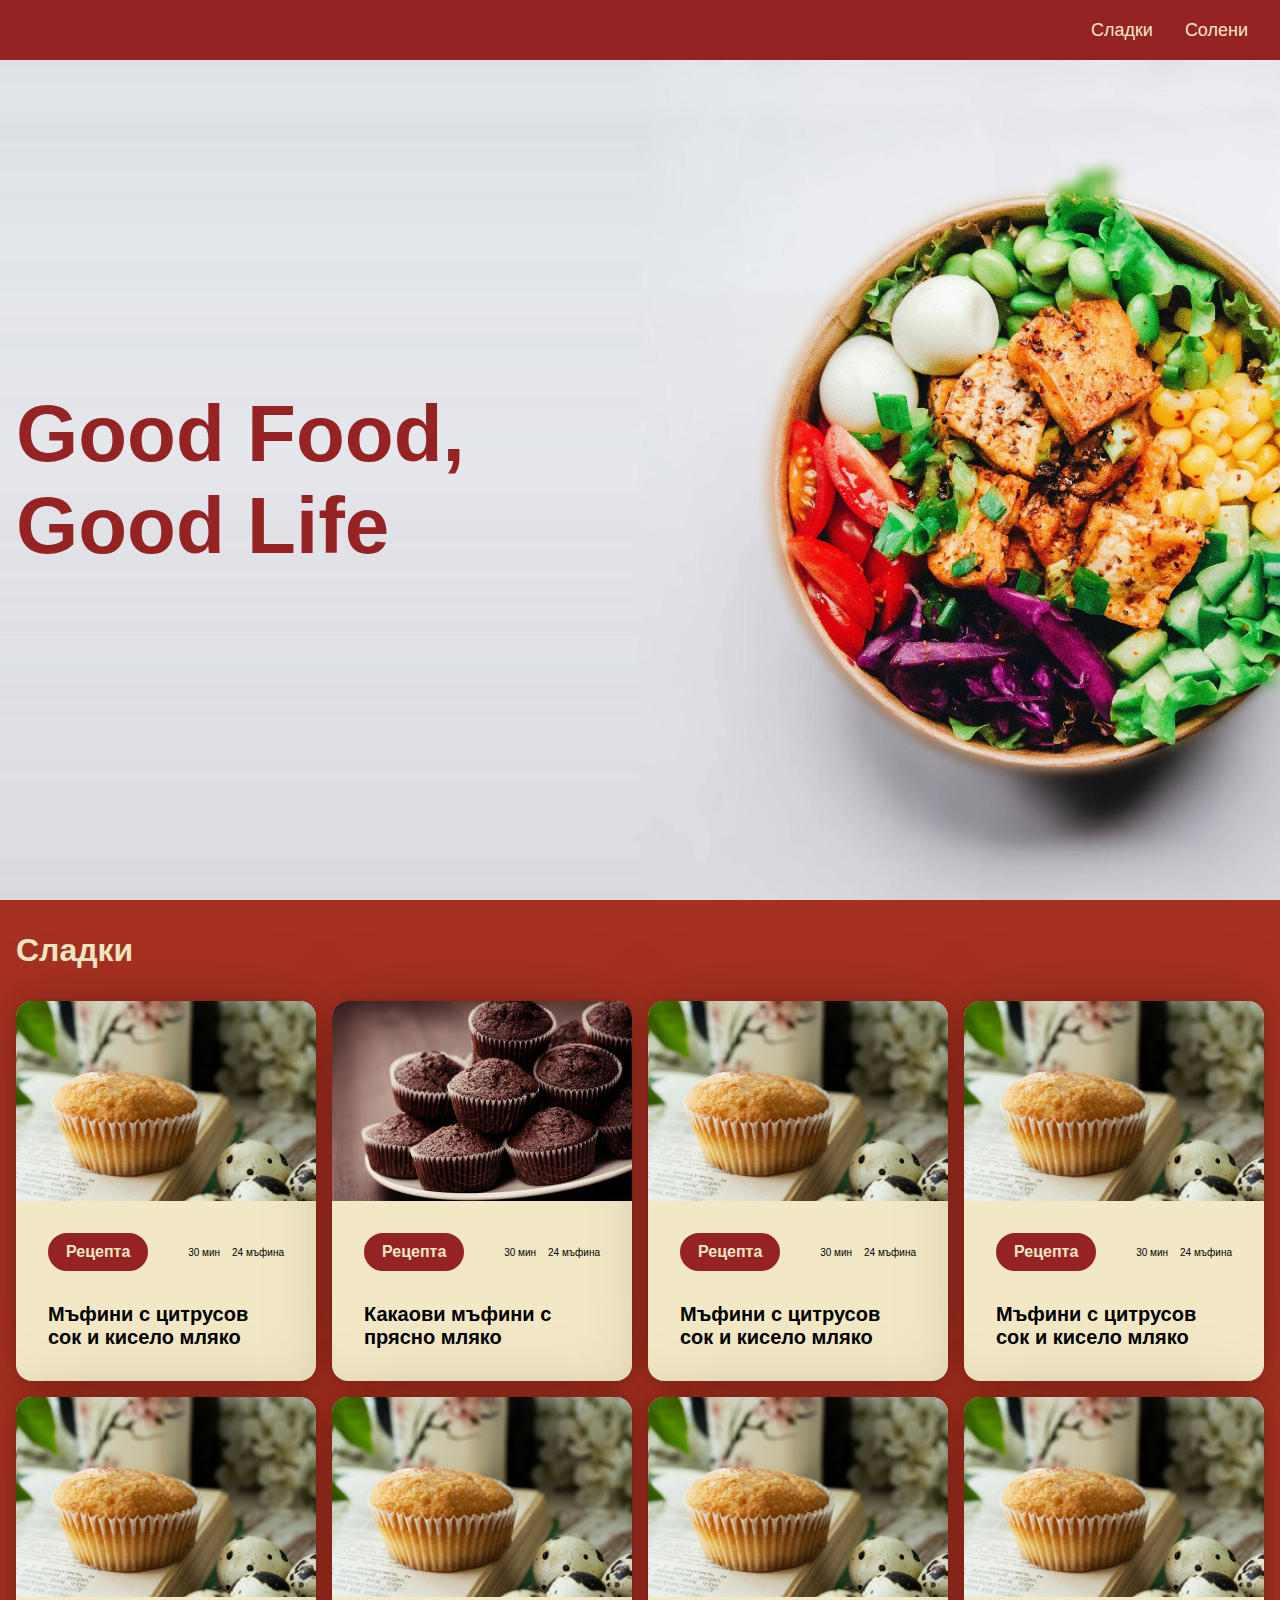
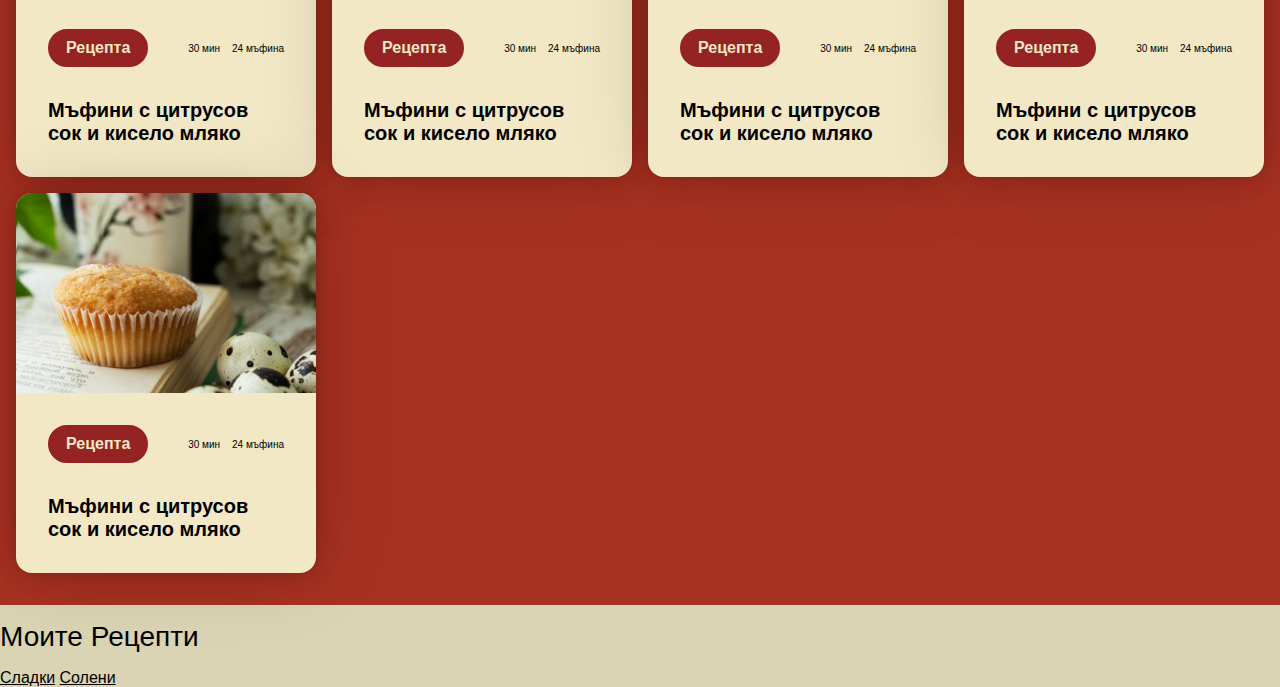
<file: index.html>
<!DOCTYPE html>
<html lang="en">
  <head>
    <meta charset="UTF-8" />
    <meta name="viewport" content="width=device-width, initial-scale=1.0" />
    <title>Моите рецепти</title>
    <link rel="stylesheet" href="style.css" />
    <link
      rel="stylesheet"
      href="https://cdnjs.cloudflare.com/ajax/libs/font-awesome/6.5.1/css/all.min.css"
      integrity="sha512-DTOQO9RWCH3ppGqcWaEA1BIZOC6xxalwEsw9c2QQeAIftl+Vegovlnee1c9QX4TctnWMn13TZye+giMm8e2LwA=="
      crossorigin="anonymous"
      referrerpolicy="no-referrer"
    />
  </head>
  <body>
    <header>
      <i class="logo fa-solid fa-utensils"></i>
      <nav class="header__nav">
        <a href="#sweet" class="nav-link">Сладки</a>
        <a href="#savory" class="nav-link">Солени</a>
      </nav>
    </header>

    <main>
      <section class="hero">
        <h1>Good Food,<br />Good Life</h1>
        <a href="#sweet" class="hero__icon fa-solid fa-angle-down"></a>
      </section>
      <section id="sweet">
        <div class="sweet">
          <h2 class="section__title">Сладки</h2>
          <div class="recipes-grid">
            <div class="recipe-card">
              <img class="recipe-card__img" src="images/muffins.jpg"" />
              <!-- <span>Photo by <a href="https://unsplash.com/@yanutkaa1?utm_content=creditCopyText&utm_medium=referral&utm_source=unsplash">Yana Gorbunova</a> on <a href="https://unsplash.com/photos/brown-cupcake-on-white-paper-ulCweyuF6oE?utm_content=creditCopyText&utm_medium=referral&utm_source=unsplash">Unsplash</a>
              </span> -->
              <div class="recipe-card__body">
                <div class="info">
                  <a
                    href="muffin-kiselo-mliako.html"
                    target="_blank"
                    class="btn"
                    >Рецепта</a
                  >
                  <div class="stats">
                    <div class="stat">
                      <i class="fa-regular fa-clock"></i>
                      <p class="recipe-card-text">30 мин</p>
                    </div>
                    <div class="stat">
                      <i class="fa-solid fa-utensils"></i>
                      <p class="recipe-card-text"></p>
                      24 мъфина
                    </div>
                  </div>
                </div>
                <h3 class="recipe-card__title">
                  Мъфини с цитрусов сок и кисело мляко
                </h3>
              </div>
            </div>

            <div class="recipe-card">
              <img class="recipe-card__img" src="images/cocoa-muffins.webp"" />
              <!-- <span>Photo by <a href="https://unsplash.com/@yanutkaa1?utm_content=creditCopyText&utm_medium=referral&utm_source=unsplash">Yana Gorbunova</a> on <a href="https://unsplash.com/photos/brown-cupcake-on-white-paper-ulCweyuF6oE?utm_content=creditCopyText&utm_medium=referral&utm_source=unsplash">Unsplash</a>
              </span> -->
              <div class="recipe-card__body">
                <div class="info">
                  <a href="muffin-cocoa.html" target="_blank" class="btn"
                    >Рецепта</a
                  >
                  <div class="stats">
                    <div class="stat">
                      <i class="fa-regular fa-clock"></i>
                      <p class="recipe-card-text">30 мин</p>
                    </div>
                    <div class="stat">
                      <i class="fa-solid fa-utensils"></i>
                      <p class="recipe-card-text"></p>
                      24 мъфина
                    </div>
                  </div>
                </div>
                <h3 class="recipe-card__title">
                  Какаови мъфини с прясно мляко
                </h3>
              </div>
            </div>

            <div class="recipe-card">
              <img class="recipe-card__img" src="images/muffins.jpg"" />
              <!-- <span>Photo by <a href="https://unsplash.com/@yanutkaa1?utm_content=creditCopyText&utm_medium=referral&utm_source=unsplash">Yana Gorbunova</a> on <a href="https://unsplash.com/photos/brown-cupcake-on-white-paper-ulCweyuF6oE?utm_content=creditCopyText&utm_medium=referral&utm_source=unsplash">Unsplash</a>
              </span> -->
              <div class="recipe-card__body">
                <div class="info">
                  <a href="#" class="btn">Рецепта</a>
                  <div class="stats">
                    <div class="stat">
                      <i class="fa-regular fa-clock"></i>
                      <p class="recipe-card-text">30 мин</p>
                    </div>
                    <div class="stat">
                      <i class="fa-solid fa-utensils"></i>
                      <p class="recipe-card-text"></p>
                      24 мъфина
                    </div>
                  </div>
                </div>
                <h3 class="recipe-card__title">
                  Мъфини с цитрусов сок и кисело мляко
                </h3>
              </div>
            </div>

            <div class="recipe-card">
              <img class="recipe-card__img" src="images/muffins.jpg"" />
              <!-- <span>Photo by <a href="https://unsplash.com/@yanutkaa1?utm_content=creditCopyText&utm_medium=referral&utm_source=unsplash">Yana Gorbunova</a> on <a href="https://unsplash.com/photos/brown-cupcake-on-white-paper-ulCweyuF6oE?utm_content=creditCopyText&utm_medium=referral&utm_source=unsplash">Unsplash</a>
              </span> -->
              <div class="recipe-card__body">
                <div class="info">
                  <a href="#" class="btn">Рецепта</a>
                  <div class="stats">
                    <div class="stat">
                      <i class="fa-regular fa-clock"></i>
                      <p class="recipe-card-text">30 мин</p>
                    </div>
                    <div class="stat">
                      <i class="fa-solid fa-utensils"></i>
                      <p class="recipe-card-text"></p>
                      24 мъфина
                    </div>
                  </div>
                </div>
                <h3 class="recipe-card__title">
                  Мъфини с цитрусов сок и кисело мляко
                </h3>
              </div>
            </div>

            <div class="recipe-card">
              <img class="recipe-card__img" src="images/muffins.jpg"" />
              <!-- <span>Photo by <a href="https://unsplash.com/@yanutkaa1?utm_content=creditCopyText&utm_medium=referral&utm_source=unsplash">Yana Gorbunova</a> on <a href="https://unsplash.com/photos/brown-cupcake-on-white-paper-ulCweyuF6oE?utm_content=creditCopyText&utm_medium=referral&utm_source=unsplash">Unsplash</a>
              </span> -->
              <div class="recipe-card__body">
                <div class="info">
                  <a href="#" class="btn">Рецепта</a>
                  <div class="stats">
                    <div class="stat">
                      <i class="fa-regular fa-clock"></i>
                      <p class="recipe-card-text">30 мин</p>
                    </div>
                    <div class="stat">
                      <i class="fa-solid fa-utensils"></i>
                      <p class="recipe-card-text"></p>
                      24 мъфина
                    </div>
                  </div>
                </div>
                <h3 class="recipe-card__title">
                  Мъфини с цитрусов сок и кисело мляко
                </h3>
              </div>
            </div>

            <div class="recipe-card">
              <img class="recipe-card__img" src="images/muffins.jpg"" />
              <!-- <span>Photo by <a href="https://unsplash.com/@yanutkaa1?utm_content=creditCopyText&utm_medium=referral&utm_source=unsplash">Yana Gorbunova</a> on <a href="https://unsplash.com/photos/brown-cupcake-on-white-paper-ulCweyuF6oE?utm_content=creditCopyText&utm_medium=referral&utm_source=unsplash">Unsplash</a>
              </span> -->
              <div class="recipe-card__body">
                <div class="info">
                  <a href="#" class="btn">Рецепта</a>
                  <div class="stats">
                    <div class="stat">
                      <i class="fa-regular fa-clock"></i>
                      <p class="recipe-card-text">30 мин</p>
                    </div>
                    <div class="stat">
                      <i class="fa-solid fa-utensils"></i>
                      <p class="recipe-card-text"></p>
                      24 мъфина
                    </div>
                  </div>
                </div>
                <h3 class="recipe-card__title">
                  Мъфини с цитрусов сок и кисело мляко
                </h3>
              </div>
            </div>

            <div class="recipe-card">
              <img class="recipe-card__img" src="images/muffins.jpg"" />
              <!-- <span>Photo by <a href="https://unsplash.com/@yanutkaa1?utm_content=creditCopyText&utm_medium=referral&utm_source=unsplash">Yana Gorbunova</a> on <a href="https://unsplash.com/photos/brown-cupcake-on-white-paper-ulCweyuF6oE?utm_content=creditCopyText&utm_medium=referral&utm_source=unsplash">Unsplash</a>
              </span> -->
              <div class="recipe-card__body">
                <div class="info">
                  <a href="#" class="btn">Рецепта</a>
                  <div class="stats">
                    <div class="stat">
                      <i class="fa-regular fa-clock"></i>
                      <p class="recipe-card-text">30 мин</p>
                    </div>
                    <div class="stat">
                      <i class="fa-solid fa-utensils"></i>
                      <p class="recipe-card-text"></p>
                      24 мъфина
                    </div>
                  </div>
                </div>
                <h3 class="recipe-card__title">
                  Мъфини с цитрусов сок и кисело мляко
                </h3>
              </div>
            </div>

            <div class="recipe-card">
              <img class="recipe-card__img" src="images/muffins.jpg"" />
              <!-- <span>Photo by <a href="https://unsplash.com/@yanutkaa1?utm_content=creditCopyText&utm_medium=referral&utm_source=unsplash">Yana Gorbunova</a> on <a href="https://unsplash.com/photos/brown-cupcake-on-white-paper-ulCweyuF6oE?utm_content=creditCopyText&utm_medium=referral&utm_source=unsplash">Unsplash</a>
              </span> -->
              <div class="recipe-card__body">
                <div class="info">
                  <a href="#" class="btn">Рецепта</a>
                  <div class="stats">
                    <div class="stat">
                      <i class="fa-regular fa-clock"></i>
                      <p class="recipe-card-text">30 мин</p>
                    </div>
                    <div class="stat">
                      <i class="fa-solid fa-utensils"></i>
                      <p class="recipe-card-text"></p>
                      24 мъфина
                    </div>
                  </div>
                </div>
                <h3 class="recipe-card__title">
                  Мъфини с цитрусов сок и кисело мляко
                </h3>
              </div>
            </div>

            <div class="recipe-card">
              <img class="recipe-card__img" src="images/muffins.jpg"" />
              <!-- <span>Photo by <a href="https://unsplash.com/@yanutkaa1?utm_content=creditCopyText&utm_medium=referral&utm_source=unsplash">Yana Gorbunova</a> on <a href="https://unsplash.com/photos/brown-cupcake-on-white-paper-ulCweyuF6oE?utm_content=creditCopyText&utm_medium=referral&utm_source=unsplash">Unsplash</a>
              </span> -->
              <div class="recipe-card__body">
                <div class="info">
                  <a href="#" class="btn">Рецепта</a>
                  <div class="stats">
                    <div class="stat">
                      <i class="fa-regular fa-clock"></i>
                      <p class="recipe-card-text">30 мин</p>
                    </div>
                    <div class="stat">
                      <i class="fa-solid fa-utensils"></i>
                      <p class="recipe-card-text"></p>
                      24 мъфина
                    </div>
                  </div>
                </div>
                <h3 class="recipe-card__title">
                  Мъфини с цитрусов сок и кисело мляко
                </h3>
              </div>
            </div>
          </div>
        </div>
      </section>
    </main>
    <footer>
      <div class="logo"><p>Моите Рецепти</p></div>
      <nav>
        <a href="#sweet" class="nav-link"
          ><i class="fa-solid fa-bowl-rice"></i>Сладки</a
        >
        <a href="#sweet" class="nav-link"
          ><i class="fa-solid fa-cookie"></i>Солени</a
        >
      </nav>
    </footer>
  </body>
</html>
</file>
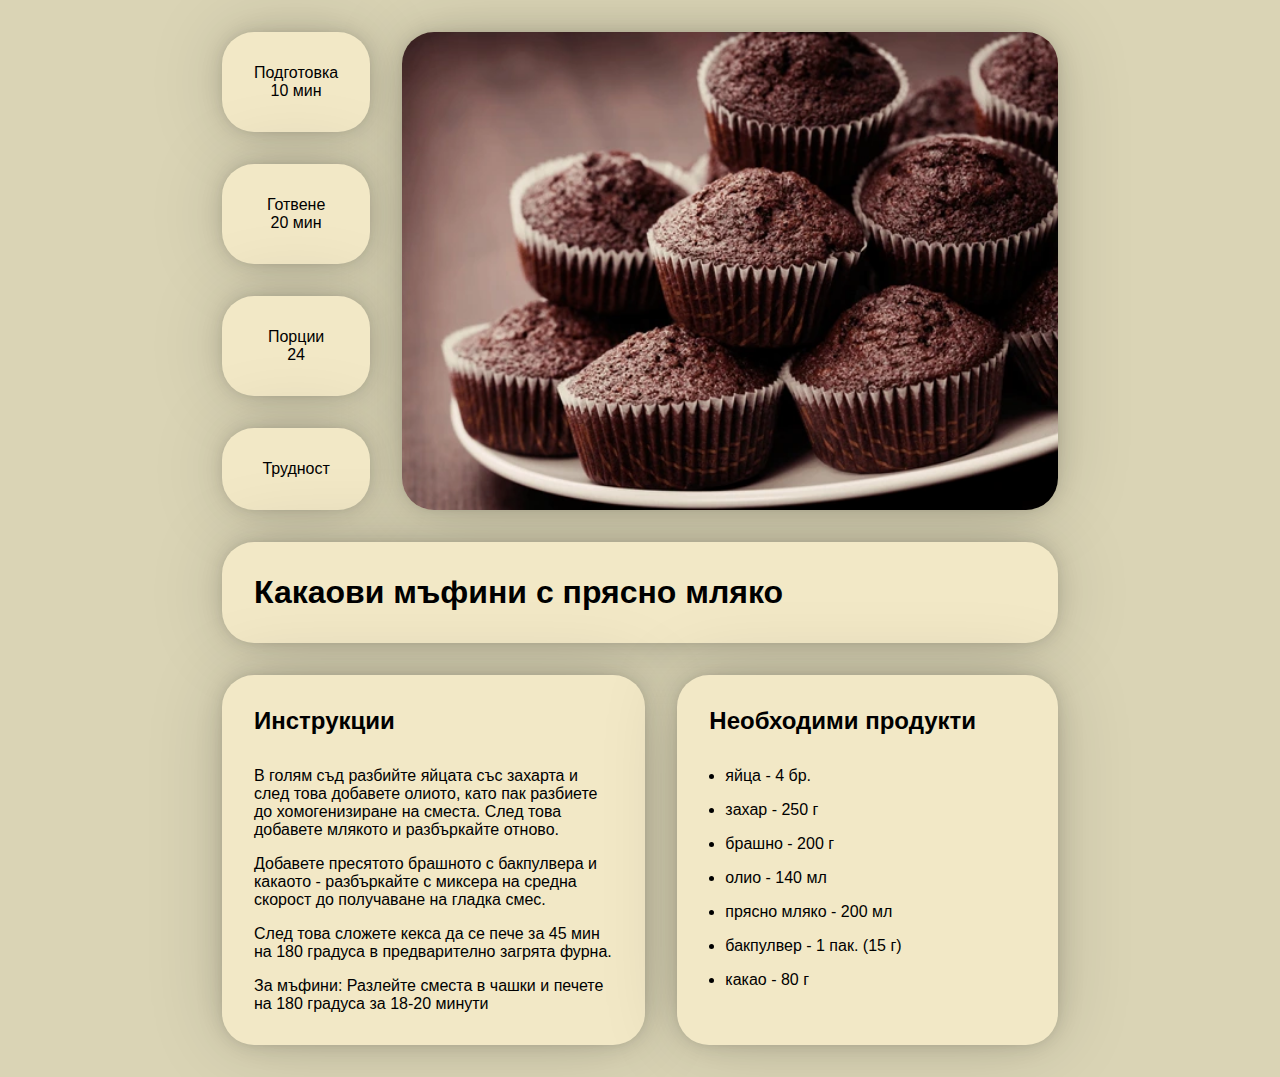
<file: muffin-cocoa.html>
<!DOCTYPE html>
<html lang="en">
  <head>
    <meta charset="UTF-8" />
    <meta name="viewport" content="width=device-width, initial-scale=1.0" />
    <title>Какаови мъфини с прясно мляко</title>
    <link rel="stylesheet" href="style.css" />
    <link
      rel="stylesheet"
      href="https://cdnjs.cloudflare.com/ajax/libs/font-awesome/6.5.1/css/all.min.css"
      integrity="sha512-DTOQO9RWCH3ppGqcWaEA1BIZOC6xxalwEsw9c2QQeAIftl+Vegovlnee1c9QX4TctnWMn13TZye+giMm8e2LwA=="
      crossorigin="anonymous"
      referrerpolicy="no-referrer"
    />
  </head>
  <body>
    <main class="recipe-page">
      <img src="images/cocoa-muffins.webp" alt="" />
      <div class="small-box">
        <p>Подготовка</p>
        <p>10 мин</p>
      </div>
      <div class="small-box">
        <p>Готвене</p>
        <p>20 мин</p>
      </div>
      <div class="small-box">
        <p>Порции</p>
        <p>24</p>
      </div>
      <div class="small-box">
        <p>Трудност</p>
        <div>
          <i class="fa-solid fa-star"></i><i class="fa-regular fa-star"></i
          ><i class="fa-regular fa-star"></i><i class="fa-regular fa-star"></i
          ><i class="fa-regular fa-star"></i>
        </div>
      </div>
      <div class="title-box">
        <h1>Какаови мъфини с прясно мляко</h1>
      </div>
      <div class="large-box preparation">
        <h2>Инструкции</h2>
        <p>
          В голям съд разбийте яйцата със захарта и след това добавете олиото,
          като пак разбиете до хомогенизиране на сместа. След това добавете
          млякото и разбъркайте отново.
        </p>
        <p>
          Добавете пресятото брашното с бакпулвера и какаото - разбъркайте с
          миксера на средна скорост до получаване на гладка смес.
        </p>
        <p>
          След това сложете кекса да се пече за 45 мин на 180 градуса в
          предварително загрята фурна.
        </p>

        <p>
          За мъфини: Разлейте сместа в чашки и печете на 180 градуса за 18-20
          минути
        </p>
      </div>
      <div class="large-box ingredients">
        <h2>Необходими продукти</h2>
        <ul>
          <li>яйца - 4 бр.</li>
          <li>захар - 250 г</li>
          <li>брашно - 200 г</li>
          <li>олио - 140 мл</li>
          <li>прясно мляко - 200 мл</li>
          <li>бакпулвер - 1 пак. (15 г)</li>
          <li>какао - 80 г</li>
        </ul>
      </div>
    </main>
  </body>
</html>
</file>
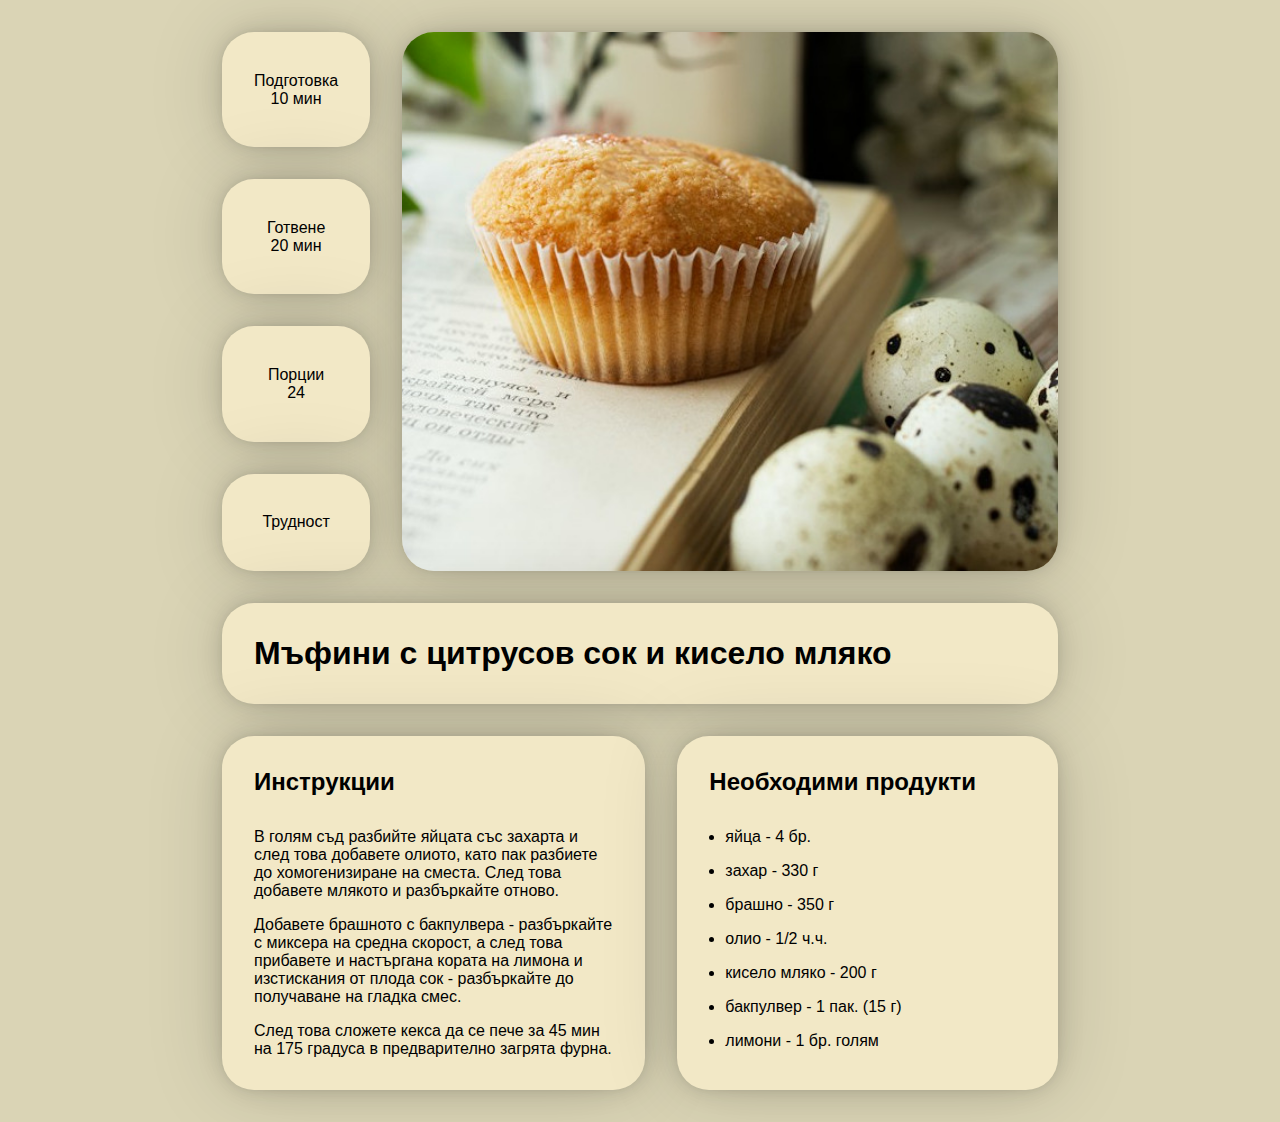
<file: muffin-kiselo-mliako.html>
<!DOCTYPE html>
<html lang="en">
  <head>
    <meta charset="UTF-8" />
    <meta name="viewport" content="width=device-width, initial-scale=1.0" />
    <title>Мъфини с цитрусов сок</title>
    <link rel="stylesheet" href="style.css" />
    <link
      rel="stylesheet"
      href="https://cdnjs.cloudflare.com/ajax/libs/font-awesome/6.5.1/css/all.min.css"
      integrity="sha512-DTOQO9RWCH3ppGqcWaEA1BIZOC6xxalwEsw9c2QQeAIftl+Vegovlnee1c9QX4TctnWMn13TZye+giMm8e2LwA=="
      crossorigin="anonymous"
      referrerpolicy="no-referrer"
    />
  </head>
  <body>
    <main class="recipe-page">
      <img src="images/muffins-sm.jpg" alt="" />
      <div class="small-box">
        <p>Подготовка</p>
        <p>10 мин</p>
      </div>
      <div class="small-box">
        <p>Готвене</p>
        <p>20 мин</p>
      </div>
      <div class="small-box">
        <p>Порции</p>
        <p>24</p>
      </div>
      <div class="small-box">
        <p>Трудност</p>
        <div>
          <i class="fa-solid fa-star"></i><i class="fa-regular fa-star"></i
          ><i class="fa-regular fa-star"></i><i class="fa-regular fa-star"></i
          ><i class="fa-regular fa-star"></i>
        </div>
      </div>
      <div class="title-box">
        <h1>Мъфини с цитрусов сок и кисело мляко</h1>
      </div>
      <div class="large-box preparation">
        <h2>Инструкции</h2>
        <p>
          В голям съд разбийте яйцата със захарта и след това добавете олиото,
          като пак разбиете до хомогенизиране на сместа. След това добавете
          млякото и разбъркайте отново.
        </p>
        <p>
          Добавете брашното с бакпулвера - разбъркайте с миксера на средна
          скорост, а след това прибавете и настъргана кората на лимона и
          изстискания от плода сок - разбъркайте до получаване на гладка смес.
        </p>
        <p>
          След това сложете кекса да се пече за 45 мин на 175 градуса в
          предварително загрята фурна.
        </p>
      </div>
      <div class="large-box ingredients">
        <h2>Необходими продукти</h2>
        <ul>
          <li>яйца - 4 бр.</li>
          <li>захар - 330 г</li>
          <li>брашно - 350 г</li>
          <li>олио - 1/2 ч.ч.</li>
          <li>кисело мляко - 200 г</li>
          <li>бакпулвер - 1 пак. (15 г)</li>
          <li>лимони - 1 бр. голям</li>
        </ul>
      </div>
    </main>
  </body>
</html>
</file>
<file: style.css>
:root {
  scroll-behavior: smooth;

  --ff-primary: "Roboto", sans-serif;

  --fs-heading-1: 5rem;
  --fs-heading-2: 2rem;
  --fs-heading-3: 1.25rem;

  --fs-body-l: 1.125rem;

  /* Colour scheme found at */
  /* https://colorhunt.co/palette/952323a73121dad4b5f2e8c6 */

  --clr-primary-500: #952323;
  --clr-primary-400: #a73121;
  --clr-neutral-500: #dad4b5;
  --clr-neutral-400: #f2e8c6;

  --box-shadow: 0px 3px 15px rgba(0, 0, 0, 0.2);
  --nice-shadow: 0px 0px 2.2px -4px rgba(0, 0, 0, 0.048),
    0px 0px 5.3px -4px rgba(0, 0, 0, 0.069),
    0px 0px 10px -4px rgba(0, 0, 0, 0.085),
    0px 0px 17.9px -4px rgba(0, 0, 0, 0.101),
    0px 0px 33.4px -4px rgba(0, 0, 0, 0.122),
    0px 0px 80px -4px rgba(0, 0, 0, 0.17);

  --padding: 1rem;
  --container-min-width: 300px;
  --container-max-width: 1300px;

  --grid: minmax(var(--padding), 1fr)
    minmax(var(--container-min-width), var(--container-max-width))
    minmax(var(--padding), 1fr);
}

*,
*::before,
*::after {
  margin: 0;
  padding: 0;
  box-sizing: border-box;
  font: inherit;
  color: inherit;
}

img,
svg {
  display: block;
  max-width: 100%;
}

body {
  font-family: var(--ff-primary);

  background-color: var(--clr-neutral-500);
}

h1 {
  font-size: var(--fs-heading-1);
  font-weight: bold;
}

h2 {
  font-size: var(--fs-heading-2);
  font-weight: bold;
}

h3 {
  font-size: var(--fs-heading-3);
  font-weight: bold;
}

header {
  /* grid-column: 2 / -2;
  grid-row: 1 / 2;
  display: flex;
  justify-content: space-between;
  padding: 2rem; */
  background-color: var(--clr-primary-500);
  display: grid;
  grid-template-columns: var(--grid);
  align-items: center;
  height: 60px;
  color: var(--clr-neutral-400);
}

.logo {
  font-size: 1.75rem;
  grid-column: 2 / -2;
  grid-row: 1;

  padding-block: 1rem;
}

.header__nav {
  grid-column: 2 / -2;
  grid-row: 1;
  margin-left: auto;
  display: flex;
  font-size: var(--fs-body-l);
}

.header__nav .nav-link {
  text-decoration: none;
  transition: background-color 250ms ease-in-out;
  padding: 1rem;
}

.header__nav .nav-link:hover {
  background-color: var(--clr-primary-400);
}

.hero {
  color: var(--clr-primary-500);
  display: grid;
  grid-template-columns: var(--grid);
  align-items: center;
  min-height: calc(100vh - 60px);
  background-image: url(images/salad-bowl-sm.jpg);
  background-size: cover;
  background-position: center;
  background-repeat: no-repeat;
}

.hero h1 {
  grid-column: 2 / 3;
}

.hero__icon {
  font-size: 5rem;
  position: absolute;
  left: 50%;
  bottom: 0;
  translate: -50% 0;
  text-decoration: none;
  transition: scale 250ms ease-in-out;
}

.hero__icon:hover {
  scale: 1.1;
}

section {
  display: grid;
  grid-template-columns: var(--grid);
  background: var(--clr-primary-400);
  color: var(--clr-neutral-400);
}

.sweet {
  display: grid;
  grid-column: 2 / -2;
  padding-block: 2rem;
}

.section__title {
  margin-bottom: 1em;
}

.recipes-grid {
  display: grid;
  grid-template-columns: repeat(auto-fit, minmax(300px, 1fr));
  gap: 1rem;
}

.recipe-card {
  --transition-duration: 500ms;
  --transition-type: ease-in-out;

  /* max-width: 300px; */
  border-radius: 1rem;
  overflow: hidden;
  background-color: var(--clr-neutral-400);
  color: black;
  box-shadow: var(--nice-shadow);
}

.recipe-card__img {
  width: 100%;
  aspect-ratio: 1.5/1;
  object-fit: cover;
  transition: scale var(--transition-duration) var(--transition-type);
  transform-origin: bottom;

  &:hover {
    scale: 1.2;
  }
}

.recipe-card__body {
  padding: 2rem;
}

.info {
  display: flex;
  justify-content: space-between;
  align-items: center;
  margin-bottom: 2rem;
}

.btn {
  display: inline-block;
  text-decoration: none;
  border: 2px solid var(--clr-primary-500);
  background-color: var(--clr-primary-500);
  padding: 0.5rem 1rem;
  border-radius: 99vw;
  color: var(--clr-neutral-400);
  font-weight: bold;
  transition: background-color calc(var(--transition-duration) / 2)
    var(--transition-type);
}

.btn:hover {
  background-color: transparent;
  color: var(--clr-primary-500);
}

.stats {
  display: flex;
  font-size: 10px;
  gap: 0.5rem;
}

.stat {
  display: flex;
  /* gap: 0.5em; */
}

.stat i {
  margin-right: 0.25rem;
}

/* 
footer {

} 
*/

.recipe-page {
  --fs-heading-1: 2rem;
  --fs-heading-2: 1.5rem;
  --spacer: 2rem;

  display: grid;
  gap: var(--spacer);
  padding: var(--spacer);
  grid-template-columns: repeat(6, 1fr);
  max-width: 900px;
  margin-inline: auto;
}

.small-box,
.title-box,
.large-box {
  background: var(--clr-neutral-400);
  padding: var(--spacer);
}

.recipe-page img {
  grid-column: 2 / -1;
  grid-row: 1 / 5;
  place-self: stretch;
  object-fit: cover;
}

.small-box {
  grid-column: 1 / 2;
  display: grid;
  place-content: center;
  text-align: center;
}

.small-box:nth-of-type(1) {
  grid-row: 1 / 2;
}

.small-box:nth-of-type(2) {
  grid-row: 2 / 3;
}

.small-box:nth-of-type(3) {
  grid-row: 3 / 4;
}

.small-box:nth-of-type(4) {
  grid-row: 4 / 5;
}

.small-box:nth-of-type(4) div {
  font-size: 15px;
}

.title-box {
  grid-column: 1 / -1;
}

.large-box h2 {
  margin-bottom: 2rem;
}

.preparation {
  grid-column: 1 / span 3;
}

.preparation p:not(:first-of-type) {
  margin-top: 1rem;
}

.ingredients {
  grid-column: 4 / -1;
}

.recipe-page ul {
  margin-left: calc(var(--spacer) / 2);
}
.recipe-page li + li {
  margin-top: 1rem;
}

.recipe-page > * {
  border-radius: var(--spacer);
  box-shadow: var(--nice-shadow);
}

@media (max-width: 680px) {
  .recipe-page {
    --spacer: 1rem;
    grid-template-columns: repeat(4, 1fr);
  }
  .recipe-page img {
    grid-column: 1 / -1;
  }

  .small-box:nth-of-type(1) {
    grid-column: 1 / 2;
    grid-row: 5 / 6;
  }

  .small-box:nth-of-type(2) {
    grid-column: 2 / 3;
    grid-row: 5 / 6;
  }

  .small-box:nth-of-type(3) {
    grid-column: 3 / 4;
    grid-row: 5 / 6;
  }

  .small-box:nth-of-type(4) {
    grid-column: 4 / 5;
    grid-row: 5 / 6;
  }

  .preparation {
    grid-column: 1 / span 2;
  }

  .ingredients {
    grid-column: 3 / -1;
  }

  .recipe-page ul {
    margin-left: 1rem;
  }
}

@media (max-width: 680px) {
  .title-box {
    grid-column: 1 / -1;
    grid-row: 5 / 6;
  }

  .small-box:nth-of-type(1),
  .small-box:nth-of-type(2) {
    grid-row: 6 / 7;
  }

  .small-box:nth-of-type(3),
  .small-box:nth-of-type(4) {
    grid-row: 7 / 8;
  }

  .small-box:nth-of-type(1),
  .small-box:nth-of-type(3) {
    grid-column: 1 / 3;
  }

  .small-box:nth-of-type(2),
  .small-box:nth-of-type(4) {
    grid-column: 3 / 5;
  }

  .ingredients {
    grid-column: 1 / -1;
    grid-row: 8 / 9;
  }

  .preparation {
    grid-column: 1 / -1;
    grid-row: 9 / 10;
  }
}
</file>
